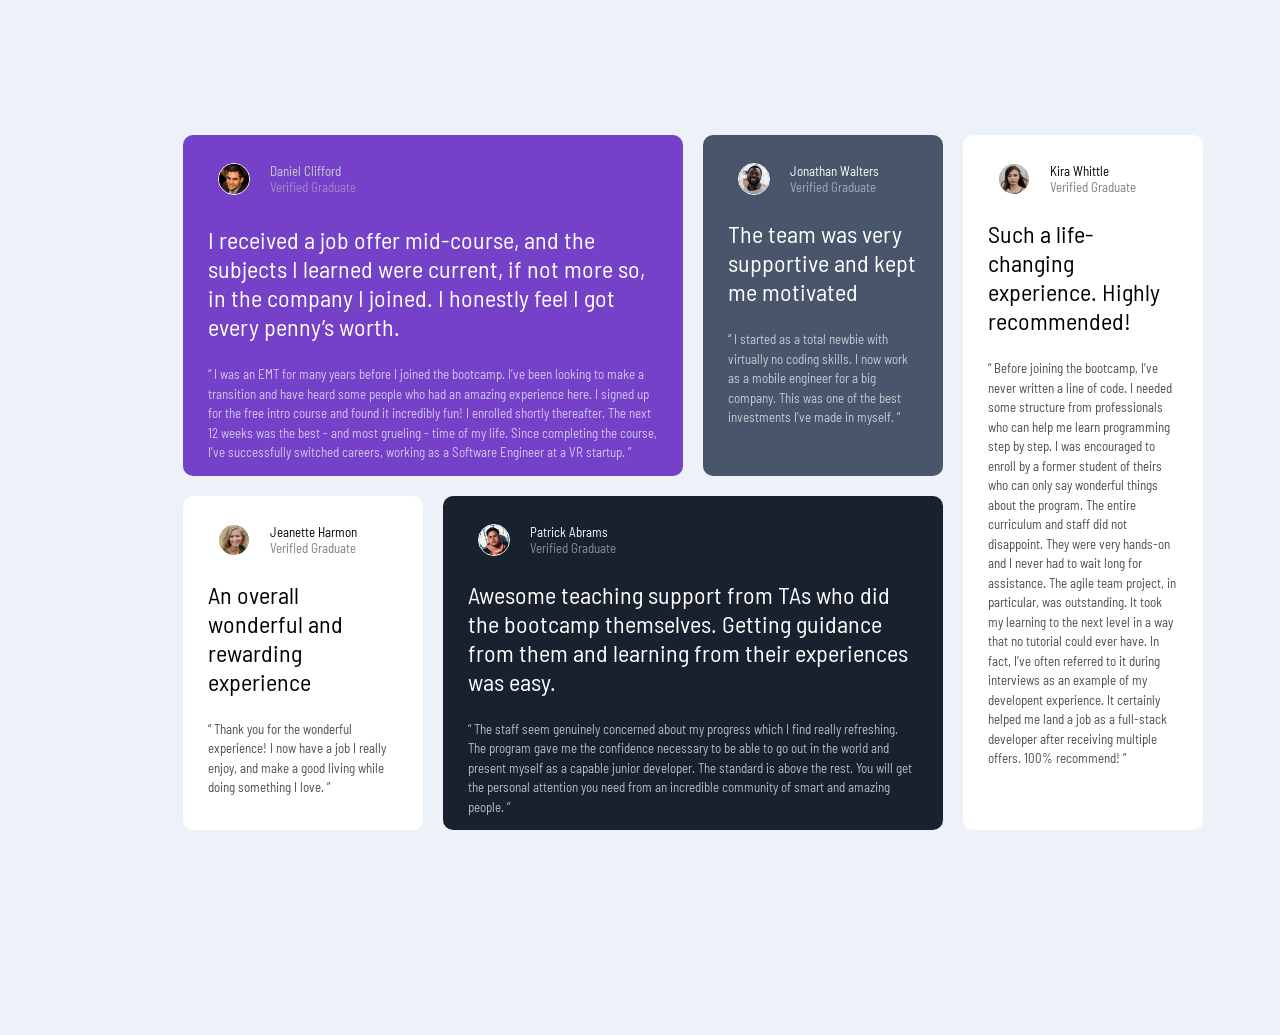
<file: index.html>
<!DOCTYPE html>
<html lang="en" dir="ltr">

<head>
  <meta charset="utf-8">
  <title>testimonials-grid-section</title>
  <link rel="icon" href="./images/favicon-32x32.png">
  <!-- link of fonts -->
  <link rel="preconnect" href="https://fonts.googleapis.com">
  <link rel="preconnect" href="https://fonts.gstatic.com" crossorigin>
  <link href="https://fonts.googleapis.com/css2?family=Barlow+Semi+Condensed:wght@500;600&display=swap" rel="stylesheet">
  <link rel="stylesheet" href="./styles.css">
</head>

<body>
  <div class="box">
    <div class="one">
      <div class="one-one">
        <img src="./images/image-daniel.jpg" alt="daniel-image">
        <p id="identity"> Daniel Clifford <br>
          <span>Verified Graduate</span></p>
      </div>
      <div class="one-two">
        <p> I received a job offer mid-course, and the subjects I learned were current, if not more so,
          in the company I joined. I honestly feel I got every penny’s worth.</p>
      </div>
      <div class="one-three">
        <p>“ I was an EMT for many years before I joined the bootcamp. I’ve been looking to make a
          transition and have heard some people who had an amazing experience here. I signed up
          for the free intro course and found it incredibly fun! I enrolled shortly thereafter.
          The next 12 weeks was the best - and most grueling - time of my life. Since completing
          the course, I’ve successfully switched careers, working as a Software Engineer at a VR startup. ”</p>
      </div>
    </div>
    <div class="two">
      <div class="two-one">
        <img src="./images/image-jonathan.jpg" alt="jonathan-imge">
        <p id="identity">Jonathan Walters <br>
          <span>Verified Graduate</span></p>
      </div>
      <div class="two-two">
        <p>The team was very supportive and kept me motivated</p>
      </div>
      <div class="two-three">
        <p> “ I started as a total newbie with virtually no coding skills. I now work as a mobile engineer
          for a big company. This was one of the best investments I’ve made in myself. ”
        </p>
      </div>
    </div>
    <div class="three">
      <div class="three-one">
        <img src="./images/image-kira.jpg" alt="kiara-image" loading="lazy">
        <p id="identity">Kira Whittle <br>
          <span>Verified Graduate</span></p>
      </div>
      <div class="three-two">
        <p>Such a life-changing experience. Highly recommended!</p>
      </div>
      <div class="three-three">
        <p>“ Before joining the bootcamp, I’ve never written a line of code. I needed some structure from
          professionals who can help me learn programming step by step. I was encouraged to enroll by a former
          student of theirs who can only say wonderful things about the program. The entire curriculum and staff
          did not disappoint. They were very hands-on and I never had to wait long for assistance. The agile team
          project, in particular, was outstanding. It took my learning to the next level in a way that no tutorial
          could ever have. In fact, I’ve often referred to it during interviews as an example of my developent
          experience. It certainly helped me land a job as a full-stack developer after receiving multiple offers.
          100% recommend! ”</p>
      </div>
    </div>
    <div class="four">
      <div class="four-one">
        <img src="./images/image-jeanette.jpg" alt="jeanetter" loading="lazy">
        <p id="identity">Jeanette Harmon <br>
          <span>Verified Graduate</span></p>
      </div>
      <div class="four-two">
        <p>An overall wonderful and rewarding experience</p>
      </div>
      <div class="four-three">
        <p>“ Thank you for the wonderful experience! I now have a job I really enjoy, and make a good living
          while doing something I love. ”</p>
      </div>
    </div>
    <div class="five">
      <div class="five-one">
        <img src="./images/image-patrick.jpg" alt="patrick-image" loading="lazy">
        <p id="identity">Patrick Abrams <br>
          <span>Verified Graduate</span></p>
      </div>
      <div class="five-two">
        <p> Awesome teaching support from TAs who did the bootcamp themselves. Getting guidance from them and
          learning from their experiences was easy.
        </p>
      </div>
      <div class="five-three">
        <p>“ The staff seem genuinely concerned about my progress which I find really refreshing. The program
          gave me the confidence necessary to be able to go out in the world and present myself as a capable
          junior developer. The standard is above the rest. You will get the personal attention you need from
          an incredible community of smart and amazing people. ”</p>
      </div>
    </div>

  </div>
</body>

</html>
</file>
<file: styles.css>
body {
  background-color: hsl(210, 46%, 95%);
  font-family: 'Barlow Semi Condensed', sans-serif;
}

.box {
  height: 900px;
  width: 100%;
  display: grid;
  grid-template-columns: repeat(5, 1fr);
  grid-template-rows: 1fr 1fr 1fr;
  gap: 20px;
  background-color: hsl(210, 46%, 95%);
  color: black;
  font-size: 2rem;
  position: absolute;
  top: 15%;
  bottom: 15%;
  padding-left: 175px;
  font-family: 'Barlow Semi Condensed', sans-serif;



}

.one {
  background-color: hsl(263, 55%, 52%);
  grid-column:1/3 ;
  grid-row:1/2 ;
  border-radius: 10px;
  color:#fff;
}

.two {
  background-color: hsl(217, 19%, 35%);
  grid-column: 3/4 ;
  grid-row: 1/2 ;
  border-radius: 10px;
  color: #fff;
}

.three {
  background-color: hsl(0, 0%, 100%);
  grid-column: 4/5;
  grid-row:1/3 ;
  border-radius: 10px;
}

.four {
  background-color: hsl(0, 0%, 100%);
  grid-column:1/2 ;
  grid-row: 2/3;
  border-radius: 10px;
}

.five {
  background-color: hsl(219, 29%, 14%);
  grid-column: 2/4;
  grid-row: 2/3 ;
  border-radius: 10px;
  color: #fff;
}

/* styling inside the boxes */

img{
  border-radius: 100%;
  float: left;
  border: 1.5px solid #fff;
  height: 30px;
  width: 30px;
  margin-left: 35px;
  margin-right: 20px;
  margin-top: 15px;

}

.one-one{
font-size: 13px;
color: hsl(0, 0%, 81%);
}

.one-two{
  font-size: 1.5rem;
  margin-top: 30px;
  margin-bottom: 20px;
  margin-left: 25px;
  margin-right: 25px;



}

.one-three{
  font-size: 13px;
  margin-left: 25px;
  margin-right: 25px;
  opacity:70%;
  line-height: 1.5;
}

.two-one{
font-size: 13px;
}

.two-two{
    font-size: 1.5rem;
    margin-left: 25px;
    margin-right: 25px;
}

.two-three{
    font-size: 13px;
    margin-left: 25px;
    margin-right: 25px;
    opacity: 70%;
    line-height: 1.5;

}

.three-one{
font-size: 13px;
}

.three-two{
    font-size: 1.5rem;
    margin-left: 25px;
    margin-right: 25px;
}

.three-three{
    font-size: 13px;
    margin-left: 25px;
    margin-right: 25px;
    opacity: 70%;
    line-height: 1.5;
}

.four-one{
font-size: 13px;
}

.four-two{
    font-size: 1.5rem;
    margin-left: 25px;
    margin-right: 25px;
}

.four-three{
    font-size: 13px;
    margin-left: 25px;
    margin-right: 25px;
    opacity: 70%;
    line-height: 1.5;
}

.five-one{
font-size: 13px;
}

.five-two{
    font-size: 1.5rem;
    margin-left: 25px;
    margin-right: 25px;
}

.five-three{
    font-size: 13px;
    margin-left: 25px;
    margin-right: 25px;
    opacity: 70%;
    line-height: 1.5;
}

#identity{
  padding-top: 15px;
}

span{
  opacity: 50%;
}
</file>
